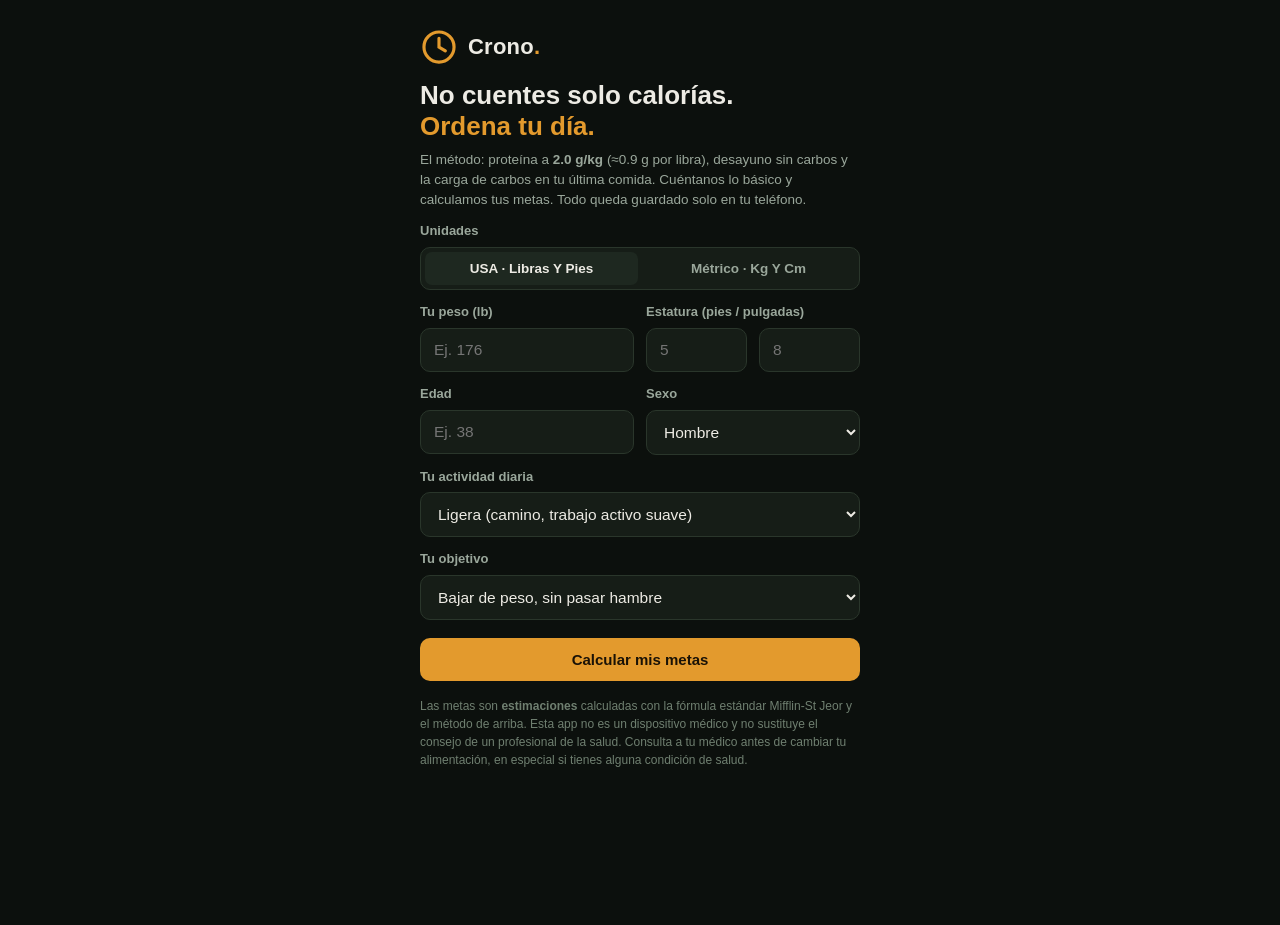
<file: index.html>
<!DOCTYPE html>
<html lang="es">
<head>
<meta charset="utf-8">
<meta name="viewport" content="width=device-width, initial-scale=1, viewport-fit=cover">
<title>Crono — Tu día, en orden</title>
<meta name="description" content="Tracker de crono-nutrición en español: proteína a 2.0 g/kg, carbos que suben hacia la cena y la comida caribeña y mexicana que sí comes. Valores estimados.">
<meta name="theme-color" content="#0c100d">
<link rel="manifest" href="manifest.webmanifest">
<link rel="icon" type="image/png" sizes="192x192" href="icons/icon-192.png">
<link rel="apple-touch-icon" href="icons/icon-192.png">
<link rel="stylesheet" href="css/app.css">
</head>
<body>

<!-- ============ ONBOARDING ============ -->
<section id="onboarding" aria-label="Configura tu método">
  <div class="dentro">
    <div class="brand">
      <svg width="38" height="38" viewBox="0 0 48 48" aria-hidden="true"><circle cx="24" cy="24" r="19" fill="none" stroke="#e39a2d" stroke-width="4"/><path d="M24 13v11l8 5" fill="none" stroke="#e39a2d" stroke-width="4" stroke-linecap="round"/></svg>
      <div>
        <div class="name" style="font-size:22px;font-weight:800">Crono<em style="color:#e39a2d;font-style:normal">.</em></div>
      </div>
    </div>
    <h1>No cuentes solo calorías.<br><em>Ordena tu día.</em></h1>
    <p class="sub">El método: proteína a <b>2.0 g/kg</b> (≈0.9 g por libra), desayuno sin carbos y la carga de carbos en tu última comida. Cuéntanos lo básico y calculamos tus metas. Todo queda guardado solo en tu teléfono.</p>

    <form id="form-perfil">
      <div class="campo">
        <label>Unidades</label>
        <div class="segmentos" id="seg-unidades" style="margin-top:6px">
          <button type="button" data-unidades="usa" class="activo">USA · libras y pies</button>
          <button type="button" data-unidades="metrico">Métrico · kg y cm</button>
        </div>
      </div>
      <div class="dos-col">
        <div class="campo">
          <label for="f-peso" id="lbl-peso">Tu peso (lb)</label>
          <input id="f-peso" type="number" inputmode="decimal" min="77" max="660" step="0.1" required placeholder="Ej. 176">
        </div>
        <div class="campo" id="campo-est-usa">
          <label>Estatura (pies / pulgadas)</label>
          <div class="dos-col">
            <input id="f-pies" type="number" inputmode="numeric" min="3" max="7" placeholder="5" aria-label="Pies">
            <input id="f-pulgadas" type="number" inputmode="decimal" min="0" max="11.9" step="0.1" placeholder="8" aria-label="Pulgadas">
          </div>
        </div>
        <div class="campo" id="campo-est-cm" style="display:none">
          <label for="f-estatura">Estatura (cm)</label>
          <input id="f-estatura" type="number" inputmode="numeric" min="120" max="230" placeholder="Ej. 172">
        </div>
      </div>
      <div class="dos-col">
        <div class="campo">
          <label for="f-edad">Edad</label>
          <input id="f-edad" type="number" inputmode="numeric" min="16" max="100" required placeholder="Ej. 38">
        </div>
        <div class="campo">
          <label for="f-sexo">Sexo</label>
          <select id="f-sexo">
            <option value="hombre">Hombre</option>
            <option value="mujer">Mujer</option>
          </select>
        </div>
      </div>
      <div class="campo">
        <label for="f-actividad">Tu actividad diaria</label>
        <select id="f-actividad">
          <option value="sedentario">Sedentaria (oficina, poco movimiento)</option>
          <option value="ligero" selected>Ligera (camino, trabajo activo suave)</option>
          <option value="moderado">Moderada (entreno 3–5 días/semana)</option>
          <option value="alto">Alta (trabajo físico o entreno diario)</option>
        </select>
      </div>
      <div class="campo">
        <label for="f-objetivo">Tu objetivo</label>
        <select id="f-objetivo">
          <option value="perder" selected>Bajar de peso, sin pasar hambre</option>
          <option value="mantener">Mantener mi peso</option>
          <option value="ganar">Ganar masa y fuerza</option>
        </select>
      </div>
      <div id="metas-preview"></div>
      <p style="margin-top:18px"><button class="btn" type="submit">Calcular mis metas</button></p>
      <p class="disclaimer">Las metas son <b>estimaciones</b> calculadas con la fórmula estándar Mifflin-St Jeor y el método de arriba. Esta app no es un dispositivo médico y no sustituye el consejo de un profesional de la salud. Consulta a tu médico antes de cambiar tu alimentación, en especial si tienes alguna condición de salud.</p>
    </form>
  </div>
</section>

<!-- ============ APP ============ -->
<div id="app" hidden>
  <header class="top">
    <div class="brand">
      <svg width="32" height="32" viewBox="0 0 48 48" aria-hidden="true"><circle cx="24" cy="24" r="19" fill="none" stroke="#e39a2d" stroke-width="4"/><path d="M24 13v11l8 5" fill="none" stroke="#e39a2d" stroke-width="4" stroke-linecap="round"/></svg>
      <div>
        <div class="name">Crono<em>.</em></div>
        <div class="tag" id="fecha-hoy">Hoy</div>
      </div>
    </div>
    <div class="racha" title="Días seguidos registrando">
      <svg width="16" height="16" viewBox="0 0 24 24" fill="currentColor" aria-hidden="true"><path d="M12 2c1 4-4 6-4 11a4.5 4.5 0 0 0 9 0c0-2-1-3.5-2-5-.3 1-1 2-2 2.5C13.5 9 13 5 12 2zM12 22a7 7 0 0 1-7-7c0-5 5-7 6-12 3 3 8 6.5 8 12a7 7 0 0 1-7 7z" opacity=".9"/></svg>
      <b id="racha-num">0</b><span>días</span>
    </div>
  </header>

  <main>
    <!-- ===== HOY ===== -->
    <section class="view activa" id="vista-hoy">
      <div class="card">
        <h3>Proteína del día</h3>
        <div class="anillo-wrap">
          <div class="anillo">
            <svg width="118" height="118" viewBox="0 0 118 118">
              <circle cx="59" cy="59" r="50" fill="none" stroke="#1e2820" stroke-width="11"/>
              <circle id="anillo-prog" cx="59" cy="59" r="50" fill="none" stroke="#7fb069" stroke-width="11" stroke-linecap="round" stroke-dasharray="314" stroke-dashoffset="314"/>
            </svg>
            <div class="centro"><b id="anillo-pct">0%</b><small>de tu meta</small></div>
          </div>
          <div class="anillo-datos">
            <p class="grande"><b id="prot-gramos">0 g</b> de <span id="prot-meta">0 g</span></p>
            <p class="mini">Método: 2.0 g por kg de tu peso, con piso de 30 g en cada comida.</p>
            <p class="mini" id="prot-resta"></p>
          </div>
        </div>
      </div>

      <div class="card">
        <h3>Energía y macros</h3>
        <div class="fila-meta" style="margin-top:0"><span><b id="kcal-num">0</b> kcal</span><span class="obj">meta <span id="kcal-meta">0</span></span></div>
        <div class="barra"><i id="barra-kcal" style="width:0%"></i></div>
        <div class="fila-meta"><span>Carbohidratos <b id="carb-num">0 g</b></span><span class="obj">tope <span id="carb-meta">0 g</span></span></div>
        <div class="barra"><i id="barra-carb" style="width:0%"></i></div>
        <div class="fila-meta"><span>Grasa <b id="grasa-num">0 g</b></span><span class="obj">meta <span id="grasa-meta">0 g</span></span></div>
        <div class="barra grasa"><i id="barra-grasa" style="width:0%"></i></div>
      </div>

      <div class="card">
        <h3>La línea de crono — tus carbos por momento</h3>
        <div id="linea-crono"></div>
        <div class="aviso-metodo"><b>El método:</b> los carbos suben durante el día. Desayuno sin carbos; la carga principal va en tu <b>última comida</b>, cuando tu cuerpo la aprovecha para recuperarse de noche.</div>
      </div>

      <div class="card">
        <h3>Lo que has registrado hoy</h3>
        <div id="registros-hoy"></div>
        <p style="margin-top:14px"><button class="btn" data-ir="anadir">Añadir una comida</button></p>
      </div>
      <p class="disclaimer">Valores nutricionales <b>estimados</b> por porción típica. Esta app organiza tus comidas; no es un dispositivo médico ni diagnostica ni trata ninguna condición. Consulta a tu médico.</p>
    </section>

    <!-- ===== AÑADIR ===== -->
    <section class="view" id="vista-anadir">
      <h2 class="vista">Añadir comida</h2>
      <p class="sub">Elige el momento, busca tu plato — el Caribe y México que sí comes — y ajusta la porción.</p>
      <div class="segmentos" id="seg-momento" role="tablist" aria-label="Momento del día">
        <button data-momento="desayuno">Desayuno</button>
        <button data-momento="almuerzo">Almuerzo</button>
        <button data-momento="cena">Cena</button>
        <button data-momento="snack">Snack</button>
      </div>

      <h2 class="vista" style="font-size:14.5px;margin-top:18px">Registro rápido — básicos</h2>
      <div class="chips" id="chips-basicos"></div>

      <div class="buscador">
        <svg width="18" height="18" viewBox="0 0 24 24" fill="none" stroke="currentColor" stroke-width="2.4" aria-hidden="true"><circle cx="11" cy="11" r="7"/><path d="M20 20l-3.8-3.8"/></svg>
        <input id="buscar" type="search" placeholder="Busca: mofongo, pozole, tacos…" autocomplete="off">
      </div>
      <div id="resultados"></div>

      <details class="manual">
        <summary>¿No está tu comida? Añádela a mano</summary>
        <form id="form-manual">
          <div class="campo"><label for="m-nombre">Nombre</label><input id="m-nombre" required placeholder="Ej. Arroz de la abuela"></div>
          <div class="campo"><label for="m-porcion">Porción</label><input id="m-porcion" placeholder="Ej. 1 taza (200 g)"></div>
          <div class="tres-col">
            <div class="campo"><label for="m-kcal">kcal</label><input id="m-kcal" type="number" min="0" required></div>
            <div class="campo"><label for="m-p">Proteína g</label><input id="m-p" type="number" min="0" step="0.1" required></div>
            <div class="campo"><label for="m-c">Carbos g</label><input id="m-c" type="number" min="0" step="0.1" required></div>
          </div>
          <div class="campo" style="max-width:31%"><label for="m-g">Grasa g</label><input id="m-g" type="number" min="0" step="0.1" required></div>
          <p style="margin-top:14px"><button class="btn secundario" type="submit">Guardar y registrar</button></p>
          <p class="disclaimer">Queda guardada solo en tu teléfono, marcada como «Mía», y la puedes reusar cuando quieras.</p>
        </form>
      </details>
    </section>

    <!-- ===== MÉTODO ===== -->
    <section class="view" id="vista-metodo">
      <h2 class="vista">El método</h2>
      <p class="sub">No es otro contador de calorías. Es un orden para tu día, pensado para la comida que de verdad comes.</p>

      <div class="metodo-num"><div class="n">1</div><p><b>Proteína manda: 2.0 g/kg</b>Tu meta diaria es 2.0 gramos por kilo de tu peso (≈0.9 g por libra), y ninguna comida principal baja de 30 g. La proteína sostiene tu músculo mientras el déficit hace su trabajo.</p></div>
      <div class="metodo-num"><div class="n">2</div><p><b>Desayuno sin carbos</b>Empiezas el día con proteína y grasa: huevos, queso, jamón, yogur griego. Los carbos no entran todavía.</p></div>
      <div class="metodo-num"><div class="n">3</div><p><b>Los carbos suben hacia la cena</b>Con tope de 2.0 g/kg al día (≈0.9 g por libra): poco o nada en la mañana, una parte al mediodía (~40%) y la carga principal en tu última comida (~60%).</p></div>
      <div class="metodo-num"><div class="n">4</div><p><b>Déficit suave, sin castigo</b>Si tu objetivo es bajar: 250–350 kcal bajo tu mantenimiento estimado. Nada de dietas de hambre que se abandonan a la semana.</p></div>

      <div class="card">
        <h3>Tus metas de hoy</h3>
        <div id="metas-resumen"></div>
        <p style="margin-top:14px"><button class="btn secundario" id="btn-editar-perfil">Editar mi perfil</button></p>
      </div>

      <div class="card">
        <h3>Tus datos</h3>
        <p class="sub">Todo vive en este teléfono: sin cuentas, sin servidores, sin contraseñas. Si borras los datos, se acabó: no hay copia en ningún lugar.</p>
        <p style="margin-top:12px"><button class="btn peligro" id="btn-borrar">Borrar todos mis datos</button></p>
      </div>
      <p class="disclaimer">Esta app es una herramienta de organización de comidas con valores estimados. <b>No es un dispositivo médico</b>, no diagnostica, trata, cura ni previene ninguna condición. La información no sustituye el consejo de un médico o dietista licenciado. Consulta a tu médico antes de hacer cambios importantes en tu alimentación. <a href="privacidad.html">Privacidad y avisos</a>.</p>
    </section>

    <!-- ===== PRO ===== -->
    <section class="view" id="vista-pro">
      <h2 class="vista">Crono Pro</h2>
      <span class="pro-badge">Próximamente</span>
      <p class="precio">$39.99<small> /año</small></p>
      <p class="sub">El registro manual es gratis para siempre. Pro añade la velocidad:</p>
      <ul class="pro-lista">
        <li><svg width="16" height="16" viewBox="0 0 24 24" fill="none" stroke="currentColor" stroke-width="3"><path d="M4 12.5l5 5L20 6.5"/></svg><span><b>Foto y listo</b> — registra tu plato con una foto, con confirmación antes de guardar. (En construcción.)</span></li>
        <li><svg width="16" height="16" viewBox="0 0 24 24" fill="none" stroke="currentColor" stroke-width="3"><path d="M4 12.5l5 5L20 6.5"/></svg><span><b>Línea de crono avanzada</b> — ventanas de comida, rachas y reportes por semana.</span></li>
        <li><svg width="16" height="16" viewBox="0 0 24 24" fill="none" stroke="currentColor" stroke-width="3"><path d="M4 12.5l5 5L20 6.5"/></svg><span><b>La base completa</b> — de 140 a 300–500 platos caribeños y mexicanos verificados.</span></li>
      </ul>
      <div class="card">
        <h3>Únete a la lista de apertura</h3>
        <p class="sub">Todavía no cobramos nada. Déjanos tu correo y serás de los primeros en entrar cuando Pro abra, con precio de fundador.</p>
        <form id="form-lista">
          <div class="campo"><label for="pro-email">Tu correo</label><input id="pro-email" type="email" required placeholder="tucorreo@ejemplo.com"></div>
          <p style="margin-top:14px"><button class="btn" type="submit">Quiero entrar</button></p>
        </form>
        <div class="msg-ok" id="lista-ok">Listo: quedaste en la lista de apertura de Crono Pro. Te escribimos cuando abra — sin spam, solo el aviso.</div>
      </div>
      <p class="disclaimer">Al enviar tu correo aceptas recibir el aviso de apertura. No compartimos tu correo con terceros. Puedes pedir baja en cualquier momento respondiendo al aviso.</p>
    </section>
  </main>

  <nav class="bottom" aria-label="Navegación principal">
    <button data-ir="hoy" class="activo"><svg width="21" height="21" viewBox="0 0 24 24" fill="none" stroke="currentColor" stroke-width="2"><circle cx="12" cy="12" r="9"/><path d="M12 7v5l3.5 2.5" stroke-linecap="round"/></svg>Hoy</button>
    <button data-ir="anadir"><svg width="21" height="21" viewBox="0 0 24 24" fill="none" stroke="currentColor" stroke-width="2.2" stroke-linecap="round"><path d="M12 5v14M5 12h14"/></svg>Añadir</button>
    <button data-ir="metodo"><svg width="21" height="21" viewBox="0 0 24 24" fill="none" stroke="currentColor" stroke-width="2"><path d="M5 4h13a1 1 0 0 1 1 1v14a1 1 0 0 1-1 1H5z"/><path d="M5 4v16" /><path d="M9 9h6M9 13h6" stroke-linecap="round"/></svg>Método</button>
    <button data-ir="pro"><svg width="21" height="21" viewBox="0 0 24 24" fill="none" stroke="currentColor" stroke-width="2"><path d="M3 8l4 4 5-6 5 6 4-4-1.5 10h-15z" stroke-linejoin="round"/></svg>Pro</button>
  </nav>
</div>

<!-- ============ HOJA DE DETALLE ============ -->
<div class="hoja-fondo" id="hoja-fondo">
  <div class="hoja" role="dialog" aria-modal="true" aria-labelledby="hoja-nombre">
    <h3 id="hoja-nombre">Alimento</h3>
    <p class="porcion" id="hoja-porcion"></p>
    <div class="stepper">
      <button id="step-menos" aria-label="Menos porción">−</button>
      <b><span id="step-valor">1</span><small>porciones</small></b>
      <button id="step-mas" aria-label="Más porción">+</button>
    </div>
    <div class="macros-hoja">
      <div><b id="hoja-kcal">0</b><small>kcal</small></div>
      <div><b id="hoja-p">0 g</b><small>proteína</small></div>
      <div><b id="hoja-c">0 g</b><small>carbos</small></div>
      <div><b id="hoja-g">0 g</b><small>grasa</small></div>
    </div>
    <p><button class="btn" id="hoja-anadir">Añadir a <span id="hoja-momento">la cena</span></button></p>
    <p style="margin-top:10px"><button class="btn fantasma" id="hoja-cerrar">Cancelar</button></p>
  </div>
</div>

<script src="js/metodo.js"></script>
<script src="js/app.js"></script>
</body>
</html>
</file>
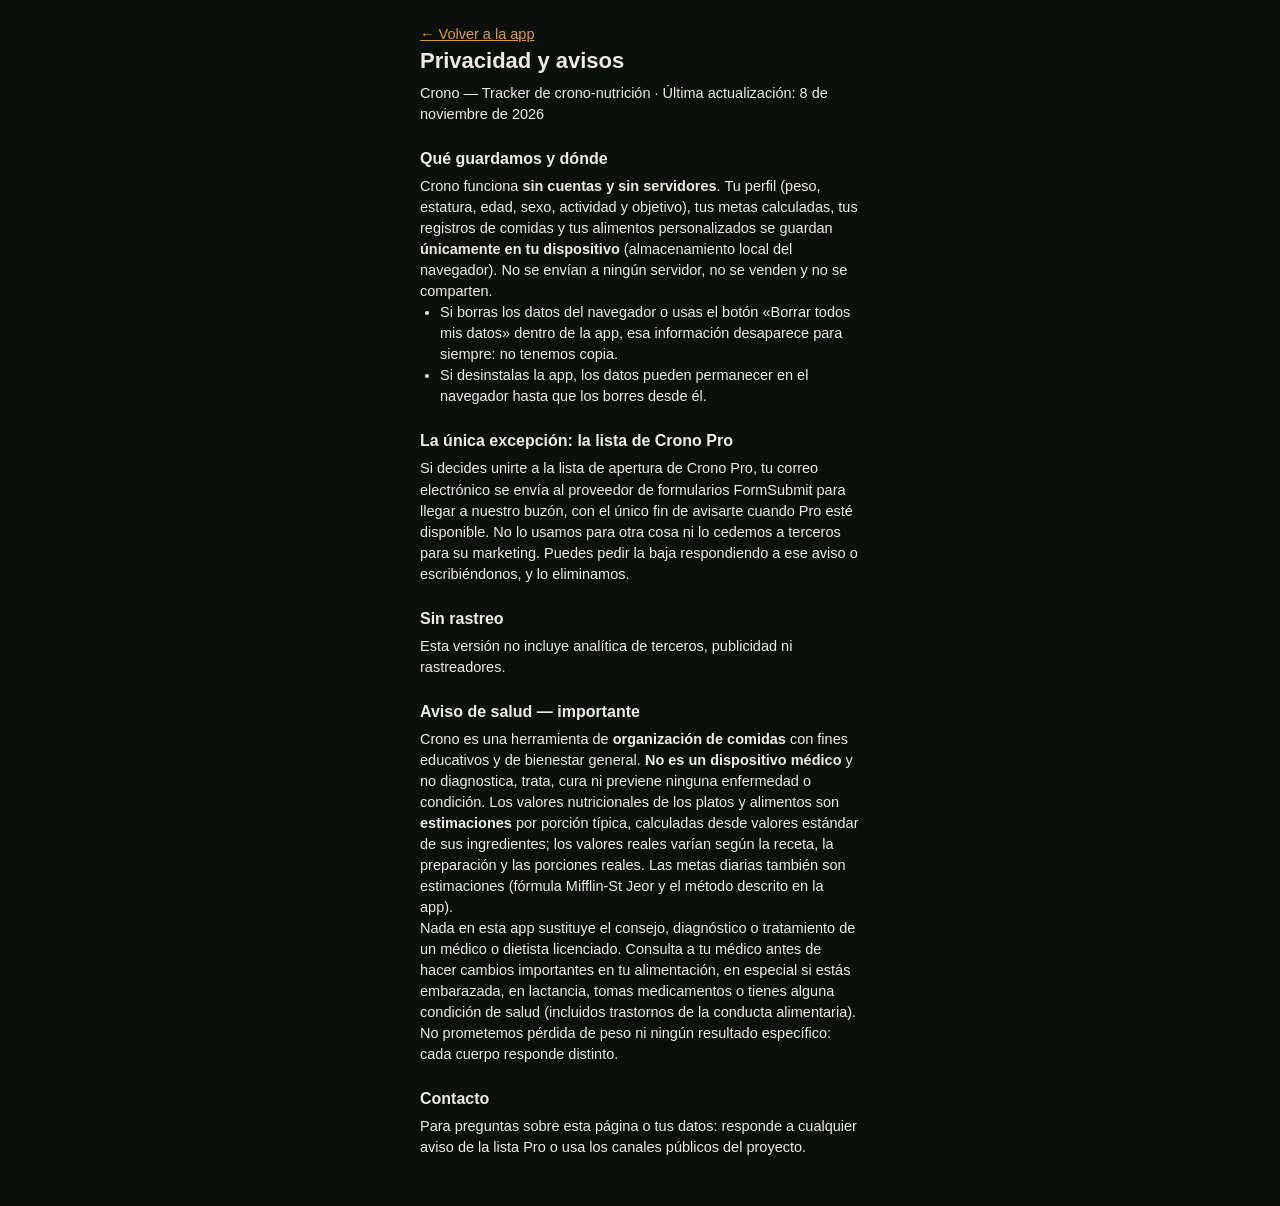
<file: privacidad.html>
<!DOCTYPE html>
<html lang="es">
<head>
<meta charset="utf-8">
<meta name="viewport" content="width=device-width, initial-scale=1">
<title>Crono — Privacidad y avisos</title>
<meta name="theme-color" content="#0c100d">
<link rel="stylesheet" href="css/app.css">
<style>
  .legal { max-width: 480px; margin: 0 auto; padding: 24px 20px 48px; }
  .legal h1 { font-size: 22px; margin-bottom: 6px; }
  .legal h2 { font-size: 16px; margin: 22px 0 6px; }
  .legal p, .legal li { font-size: 14.5px; color: var(--text); }
  .legal ul { padding-left: 20px; }
  .legal a { color: var(--accent); }
</style>
</head>
<body>
<div class="legal">
  <p><a href="index.html">← Volver a la app</a></p>
  <h1>Privacidad y avisos</h1>
  <p class="sub">Crono — Tracker de crono-nutrición · Última actualización: 8 de noviembre de 2026</p>

  <h2>Qué guardamos y dónde</h2>
  <p>Crono funciona <b>sin cuentas y sin servidores</b>. Tu perfil (peso, estatura, edad, sexo, actividad y objetivo), tus metas calculadas, tus registros de comidas y tus alimentos personalizados se guardan <b>únicamente en tu dispositivo</b> (almacenamiento local del navegador). No se envían a ningún servidor, no se venden y no se comparten.</p>
  <ul>
    <li>Si borras los datos del navegador o usas el botón «Borrar todos mis datos» dentro de la app, esa información desaparece para siempre: no tenemos copia.</li>
    <li>Si desinstalas la app, los datos pueden permanecer en el navegador hasta que los borres desde él.</li>
  </ul>

  <h2>La única excepción: la lista de Crono Pro</h2>
  <p>Si decides unirte a la lista de apertura de Crono Pro, tu correo electrónico se envía al proveedor de formularios FormSubmit para llegar a nuestro buzón, con el único fin de avisarte cuando Pro esté disponible. No lo usamos para otra cosa ni lo cedemos a terceros para su marketing. Puedes pedir la baja respondiendo a ese aviso o escribiéndonos, y lo eliminamos.</p>

  <h2>Sin rastreo</h2>
  <p>Esta versión no incluye analítica de terceros, publicidad ni rastreadores.</p>

  <h2>Aviso de salud — importante</h2>
  <p>Crono es una herramienta de <b>organización de comidas</b> con fines educativos y de bienestar general. <b>No es un dispositivo médico</b> y no diagnostica, trata, cura ni previene ninguna enfermedad o condición. Los valores nutricionales de los platos y alimentos son <b>estimaciones</b> por porción típica, calculadas desde valores estándar de sus ingredientes; los valores reales varían según la receta, la preparación y las porciones reales. Las metas diarias también son estimaciones (fórmula Mifflin-St Jeor y el método descrito en la app).</p>
  <p>Nada en esta app sustituye el consejo, diagnóstico o tratamiento de un médico o dietista licenciado. Consulta a tu médico antes de hacer cambios importantes en tu alimentación, en especial si estás embarazada, en lactancia, tomas medicamentos o tienes alguna condición de salud (incluidos trastornos de la conducta alimentaria). No prometemos pérdida de peso ni ningún resultado específico: cada cuerpo responde distinto.</p>

  <h2>Contacto</h2>
  <p>Para preguntas sobre esta página o tus datos: responde a cualquier aviso de la lista Pro o usa los canales públicos del proyecto.</p>
</div>
</body>
</html>
</file>
<file: css/app.css>
/* ============================================================
   Crono — Tracker de crono-nutrición · Tokens de diseño
   Tema oscuro sobrio, un solo estilo de tarjeta, acento ámbar
   (familia de marca de la spec) y verde para proteína.
   ============================================================ */
:root {
  --bg: #0c100d;
  --bg-grad: #10160f;
  --surface: #161d17;
  --surface-2: #1e2820;
  --line: #2a362b;
  --text: #edebe4;
  --muted: #9aa79b;
  --faint: #6f7f70;
  --accent: #e39a2d;
  --accent-ink: #1a1206;
  --protein: #7fb069;
  --fat: #5b8e7d;
  --danger: #d98c8c;
  --radius: 14px;
  --radius-s: 10px;
  --nav-h: 64px;
  --font: -apple-system, BlinkMacSystemFont, "Segoe UI", Roboto, "Helvetica Neue", Arial, sans-serif;
}

* { box-sizing: border-box; margin: 0; padding: 0; }
html { -webkit-text-size-adjust: 100%; }
body {
  font-family: var(--font);
  background: var(--bg);
  color: var(--text);
  line-height: 1.45;
  min-height: 100dvh;
}
#app { max-width: 480px; margin: 0 auto; min-height: 100dvh; display: flex; flex-direction: column; position: relative; }

/* ---------- Cabecera ---------- */
header.top {
  padding: 18px 20px 10px;
  display: flex; align-items: flex-start; justify-content: space-between; gap: 12px;
}
.brand { display: flex; align-items: center; gap: 10px; }
.brand svg { flex: none; }
.brand .name { font-size: 20px; font-weight: 800; letter-spacing: .01em; }
.brand .name em { font-style: normal; color: var(--accent); }
.brand .tag { font-size: 12px; color: var(--muted); margin-top: 1px; }
.racha {
  display: flex; align-items: center; gap: 6px;
  background: var(--surface); border: 1px solid var(--line);
  border-radius: 999px; padding: 6px 12px; font-weight: 700; font-size: 14px;
}
.racha svg { color: var(--accent); }
.racha span { color: var(--muted); font-weight: 500; font-size: 12px; }

/* ---------- Vistas ---------- */
main { flex: 1; padding: 6px 20px calc(var(--nav-h) + 28px); width: 100%; }
.view { display: none; }
.view.activa { display: block; animation: entra .18s ease-out; }
@keyframes entra { from { opacity: 0; transform: translateY(4px); } to { opacity: 1; transform: none; } }

h2.vista { font-size: 17px; font-weight: 700; margin: 14px 0 4px; }
.sub { color: var(--muted); font-size: 13.5px; }

/* ---------- Tarjetas (un solo estilo) ---------- */
.card {
  background: var(--surface);
  border: 1px solid var(--line);
  border-radius: var(--radius);
  padding: 16px;
  margin-top: 14px;
}
.card h3 { font-size: 13px; text-transform: uppercase; letter-spacing: .07em; color: var(--muted); font-weight: 700; margin-bottom: 10px; }

/* ---------- Anillo de proteína ---------- */
.anillo-wrap { display: flex; align-items: center; gap: 18px; }
.anillo { position: relative; width: 118px; height: 118px; flex: none; }
.anillo svg { transform: rotate(-90deg); }
.anillo .centro {
  position: absolute; inset: 0; display: flex; flex-direction: column;
  align-items: center; justify-content: center; text-align: center;
}
.anillo .centro b { font-size: 24px; line-height: 1; }
.anillo .centro small { color: var(--muted); font-size: 11px; margin-top: 3px; }
.anillo-datos p { font-size: 14px; margin-bottom: 6px; }
.anillo-datos .grande { font-size: 15px; }
.anillo-datos .grande b { color: var(--protein); }
.mini { font-size: 12.5px; color: var(--muted); }

/* ---------- Barras ---------- */
.barra { height: 8px; background: var(--surface-2); border-radius: 99px; overflow: hidden; margin: 6px 0 2px; }
.barra i { display: block; height: 100%; border-radius: 99px; background: var(--accent); transition: width .3s ease; }
.barra.proteina i { background: var(--protein); }
.barra.grasa i { background: var(--fat); }
.fila-meta { display: flex; justify-content: space-between; font-size: 13px; margin-top: 10px; }
.fila-meta b { font-weight: 700; }
.fila-meta .obj { color: var(--muted); }

/* ---------- Línea de crono ---------- */
.momento-bloque { padding: 12px 0; border-top: 1px solid var(--line); }
.momento-bloque:first-of-type { border-top: none; padding-top: 2px; }
.momento-bloque .cab { display: flex; justify-content: space-between; align-items: baseline; }
.momento-bloque .cab b { font-size: 15px; }
.momento-bloque .cab .g { font-size: 13px; color: var(--muted); }
.momento-bloque .cab .g b { color: var(--text); font-size: 13px; }
.piso-ok { color: var(--protein); font-size: 12px; font-weight: 600; }
.piso-no { color: var(--faint); font-size: 12px; }
.aviso-metodo {
  margin-top: 14px; border: 1px solid var(--accent); border-radius: var(--radius);
  padding: 12px 14px; font-size: 13.5px; background: rgba(227, 154, 45, .08);
}
.aviso-metodo b { color: var(--accent); }

/* ---------- Registros ---------- */
.registro {
  display: flex; align-items: center; gap: 10px;
  padding: 10px 0; border-top: 1px solid var(--line);
}
.registro:first-of-type { border-top: none; }
.registro .info { flex: 1; min-width: 0; }
.registro .info b { display: block; font-size: 14.5px; font-weight: 600; white-space: nowrap; overflow: hidden; text-overflow: ellipsis; }
.registro .info small { color: var(--muted); font-size: 12px; }
.registro .kcal { text-align: right; font-size: 13px; }
.registro .kcal b { display: block; font-size: 14.5px; }
.registro .kcal small { color: var(--muted); font-size: 11.5px; }
button.borrar {
  background: none; border: none; color: var(--faint); cursor: pointer; padding: 6px;
  display: flex; border-radius: 8px;
}
button.borrar:hover { color: var(--danger); background: var(--surface-2); }
.vacio { color: var(--muted); font-size: 13.5px; padding: 10px 0 2px; }

/* ---------- Botones ---------- */
.btn {
  display: inline-flex; align-items: center; justify-content: center; gap: 8px;
  background: var(--accent); color: var(--accent-ink);
  border: none; border-radius: var(--radius-s);
  font: 700 15px var(--font); padding: 13px 18px; cursor: pointer; width: 100%;
}
.btn:active { transform: translateY(1px); }
.btn.secundario { background: var(--surface-2); color: var(--text); border: 1px solid var(--line); }
.btn.fantasma { background: none; color: var(--muted); border: 1px solid var(--line); }
.btn.peligro { background: none; color: var(--danger); border: 1px solid var(--danger); }

/* ---------- Navegación inferior ---------- */
nav.bottom {
  position: fixed; bottom: 0; left: 50%; transform: translateX(-50%);
  width: 100%; max-width: 480px; height: var(--nav-h);
  background: rgba(16, 21, 17, .97); border-top: 1px solid var(--line);
  display: flex; z-index: 40;
}
nav.bottom button {
  flex: 1; background: none; border: none; cursor: pointer;
  color: var(--faint); font: 600 11.5px var(--font);
  display: flex; flex-direction: column; align-items: center; justify-content: center; gap: 3px;
}
nav.bottom button.activo { color: var(--accent); }

/* ---------- Añadir / buscar ---------- */
.segmentos { display: flex; background: var(--surface); border: 1px solid var(--line); border-radius: var(--radius-s); padding: 4px; gap: 4px; margin-top: 14px; }
.segmentos button {
  flex: 1; border: none; background: none; color: var(--muted); cursor: pointer;
  font: 600 13.5px var(--font); padding: 9px 2px; border-radius: 7px; text-transform: capitalize;
}
.segmentos button.activo { background: var(--surface-2); color: var(--text); }
.buscador { position: relative; margin-top: 14px; }
.buscador svg { position: absolute; left: 13px; top: 50%; transform: translateY(-50%); color: var(--faint); }
.buscador input {
  width: 100%; background: var(--surface); border: 1px solid var(--line); color: var(--text);
  border-radius: var(--radius-s); padding: 13px 14px 13px 42px; font: 400 15.5px var(--font);
}
.buscador input:focus { outline: 2px solid var(--accent); outline-offset: 0; border-color: transparent; }
.chips { display: flex; gap: 8px; overflow-x: auto; padding: 14px 0 2px; scrollbar-width: none; }
.chips::-webkit-scrollbar { display: none; }
.chip {
  flex: none; background: var(--surface); border: 1px solid var(--line); color: var(--text);
  border-radius: 999px; padding: 8px 13px; font: 600 13px var(--font); cursor: pointer;
}
.chip small { color: var(--accent); font-weight: 700; margin-left: 5px; }
.resultado {
  display: flex; align-items: center; gap: 10px; width: 100%; text-align: left;
  background: var(--surface); border: 1px solid var(--line); border-radius: var(--radius);
  padding: 13px 14px; margin-top: 10px; cursor: pointer; color: var(--text); font-family: var(--font);
}
.resultado .info { flex: 1; min-width: 0; }
.resultado .info b { display: block; font-size: 15px; font-weight: 600; }
.resultado .info small { color: var(--muted); font-size: 12.5px; display: block; }
.resultado .der { text-align: right; flex: none; }
.resultado .der b { font-size: 15px; }
.resultado .der small { display: block; color: var(--muted); font-size: 11.5px; }
.etiqueta {
  display: inline-block; font-size: 10.5px; font-weight: 700; letter-spacing: .04em;
  border: 1px solid var(--line); color: var(--muted); border-radius: 99px; padding: 1px 7px; margin-left: 6px; vertical-align: 2px;
}
.etiqueta.mio { color: var(--accent); border-color: var(--accent); }

/* ---------- Hoja (sheet) de detalle ---------- */
.hoja-fondo {
  position: fixed; inset: 0; background: rgba(0,0,0,.6); z-index: 60;
  display: none; align-items: flex-end; justify-content: center;
}
.hoja-fondo.abierta { display: flex; }
.hoja {
  background: var(--surface); border-top: 1px solid var(--line);
  border-radius: 20px 20px 0 0; padding: 20px; width: 100%; max-width: 480px;
  animation: sube .2s ease-out; max-height: 88dvh; overflow-y: auto;
}
@keyframes sube { from { transform: translateY(16px); opacity: .4; } to { transform: none; opacity: 1; } }
.hoja h3 { font-size: 18px; margin-bottom: 2px; }
.hoja .porcion { color: var(--muted); font-size: 13px; }
.stepper { display: flex; align-items: center; justify-content: center; gap: 18px; margin: 18px 0 6px; }
.stepper button {
  width: 46px; height: 46px; border-radius: 50%; border: 1px solid var(--line);
  background: var(--surface-2); color: var(--text); font-size: 22px; cursor: pointer; line-height: 1;
}
.stepper b { font-size: 22px; min-width: 74px; text-align: center; }
.stepper b small { display: block; font-size: 11px; color: var(--muted); font-weight: 500; }
.macros-hoja { display: flex; justify-content: space-around; text-align: center; margin: 14px 0 18px; }
.macros-hoja div b { display: block; font-size: 17px; }
.macros-hoja div small { color: var(--muted); font-size: 11.5px; }

/* ---------- Formularios ---------- */
.campo { margin-top: 13px; }
.campo label { display: block; font-size: 13px; font-weight: 600; color: var(--muted); margin-bottom: 6px; }
.campo input, .campo select {
  width: 100%; background: var(--surface); border: 1px solid var(--line); color: var(--text);
  border-radius: var(--radius-s); padding: 12px 13px; font: 400 15.5px var(--font);
}
.campo input:focus, .campo select:focus { outline: 2px solid var(--accent); border-color: transparent; }
.dos-col { display: grid; grid-template-columns: 1fr 1fr; gap: 12px; }
.tres-col { display: grid; grid-template-columns: 1fr 1fr 1fr; gap: 10px; }

/* ---------- Onboarding ---------- */
#onboarding {
  position: fixed; inset: 0; z-index: 80; background: var(--bg);
  overflow-y: auto; display: none;
}
#onboarding.abierto { display: block; }
#onboarding .dentro { max-width: 480px; margin: 0 auto; padding: 28px 20px 40px; }
#onboarding h1 { font-size: 26px; line-height: 1.2; margin: 14px 0 8px; }
#onboarding h1 em { font-style: normal; color: var(--accent); }
.resultado-metas { display: grid; grid-template-columns: 1fr 1fr 1fr; gap: 10px; margin-top: 14px; }
.resultado-metas div { background: var(--surface); border: 1px solid var(--line); border-radius: var(--radius); padding: 13px 10px; text-align: center; }
.resultado-metas b { display: block; font-size: 21px; }
.resultado-metas small { color: var(--muted); font-size: 11.5px; }

/* ---------- Método / Pro ---------- */
.metodo-num { display: flex; gap: 12px; margin-top: 12px; }
.metodo-num .n {
  flex: none; width: 40px; height: 40px; border-radius: 12px;
  background: var(--surface-2); border: 1px solid var(--line);
  display: flex; align-items: center; justify-content: center;
  font-weight: 800; color: var(--accent); font-size: 16px;
}
.metodo-num p { font-size: 14px; }
.metodo-num p b { display: block; font-size: 15px; }
.precio { font-size: 40px; font-weight: 800; margin: 6px 0 0; }
.precio small { font-size: 15px; color: var(--muted); font-weight: 500; }
ul.pro-lista { list-style: none; margin-top: 10px; }
ul.pro-lista li { display: flex; gap: 9px; font-size: 14.5px; padding: 6px 0; align-items: flex-start; }
ul.pro-lista li svg { flex: none; color: var(--protein); margin-top: 3px; }
.pro-badge {
  display: inline-block; background: var(--accent); color: var(--accent-ink);
  font: 800 11px var(--font); letter-spacing: .06em; border-radius: 99px; padding: 4px 10px; text-transform: uppercase;
}
.disclaimer { font-size: 12px; color: var(--faint); margin-top: 16px; line-height: 1.5; }
.disclaimer a { color: var(--muted); }
.msg-ok { display: none; border: 1px solid var(--protein); border-radius: var(--radius); padding: 13px 14px; font-size: 14px; margin-top: 14px; background: rgba(127,176,105,.08); }
.msg-ok.visible { display: block; }
details.manual { margin-top: 16px; }
details.manual summary { cursor: pointer; font-weight: 700; font-size: 15px; padding: 6px 0; }
footer.app { padding: 18px 20px 8px; color: var(--faint); font-size: 12px; max-width: 480px; margin: 0 auto; width: 100%; }
</file>
